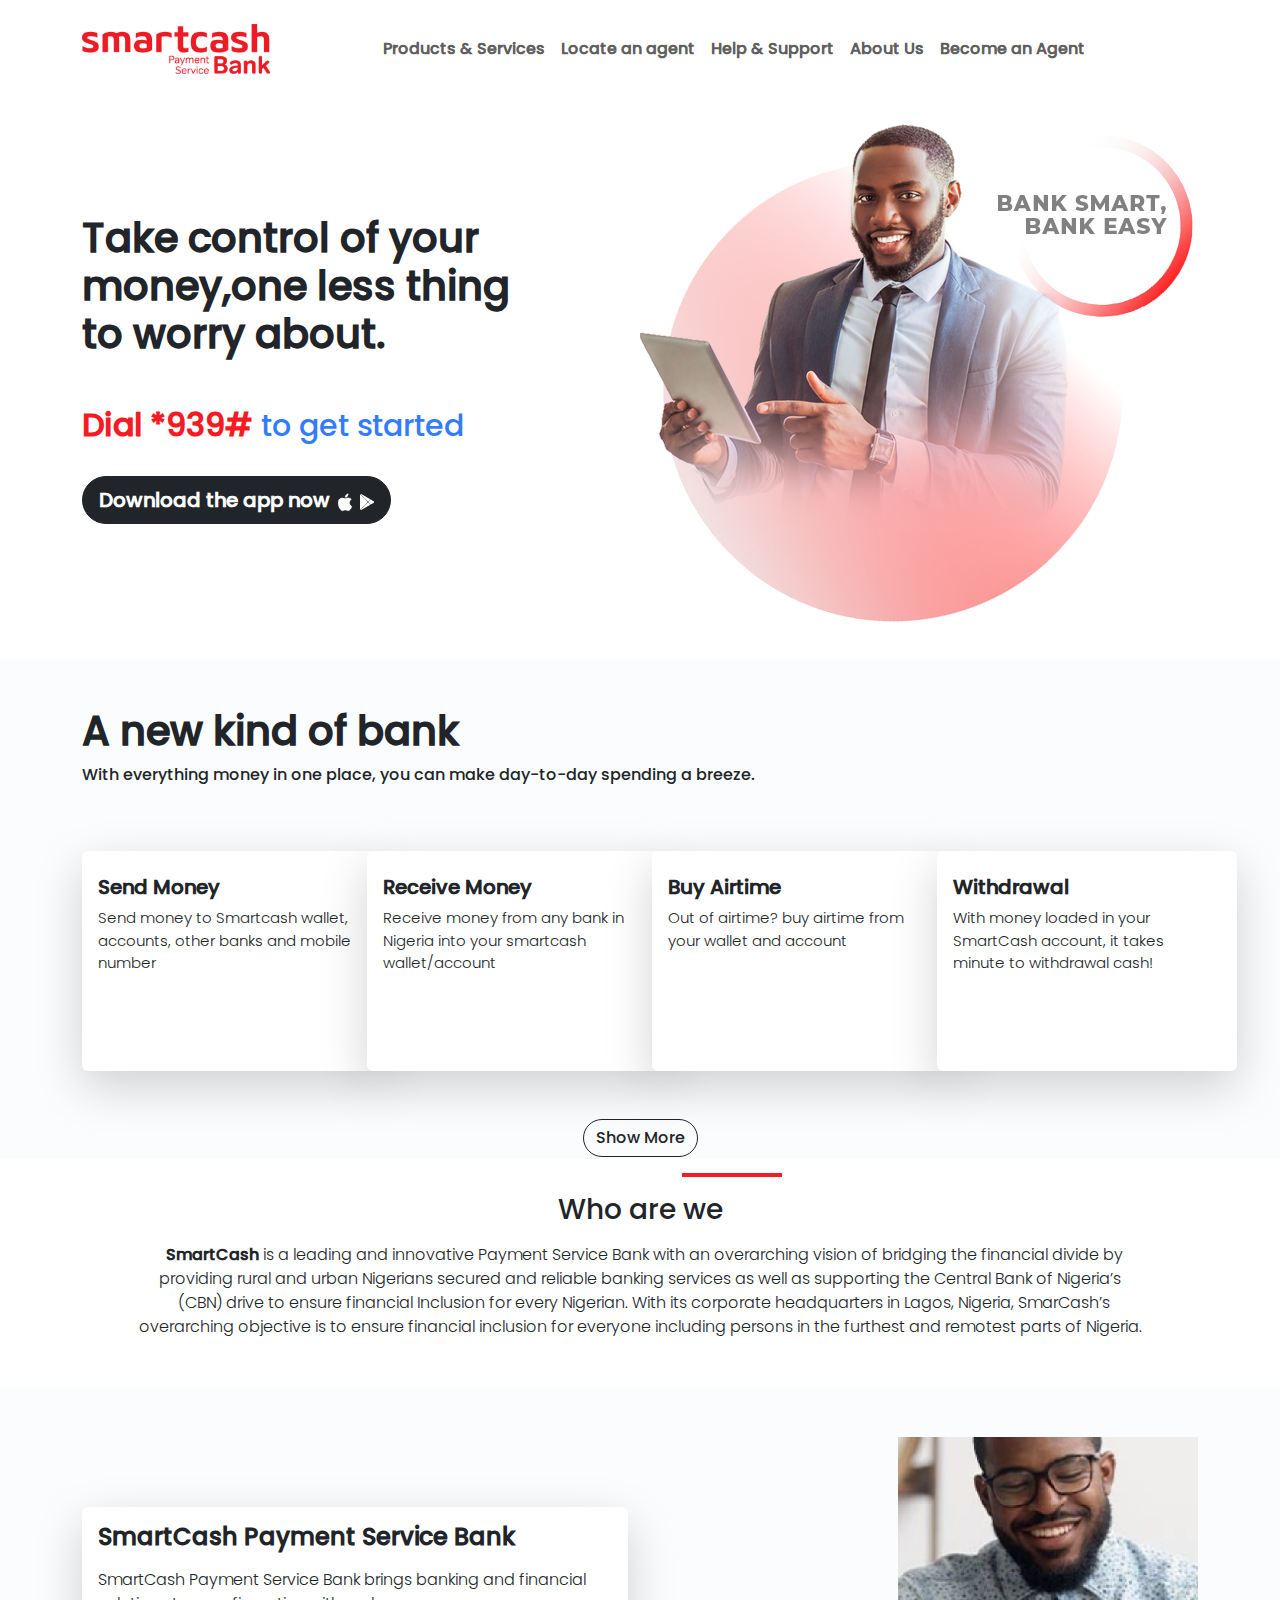
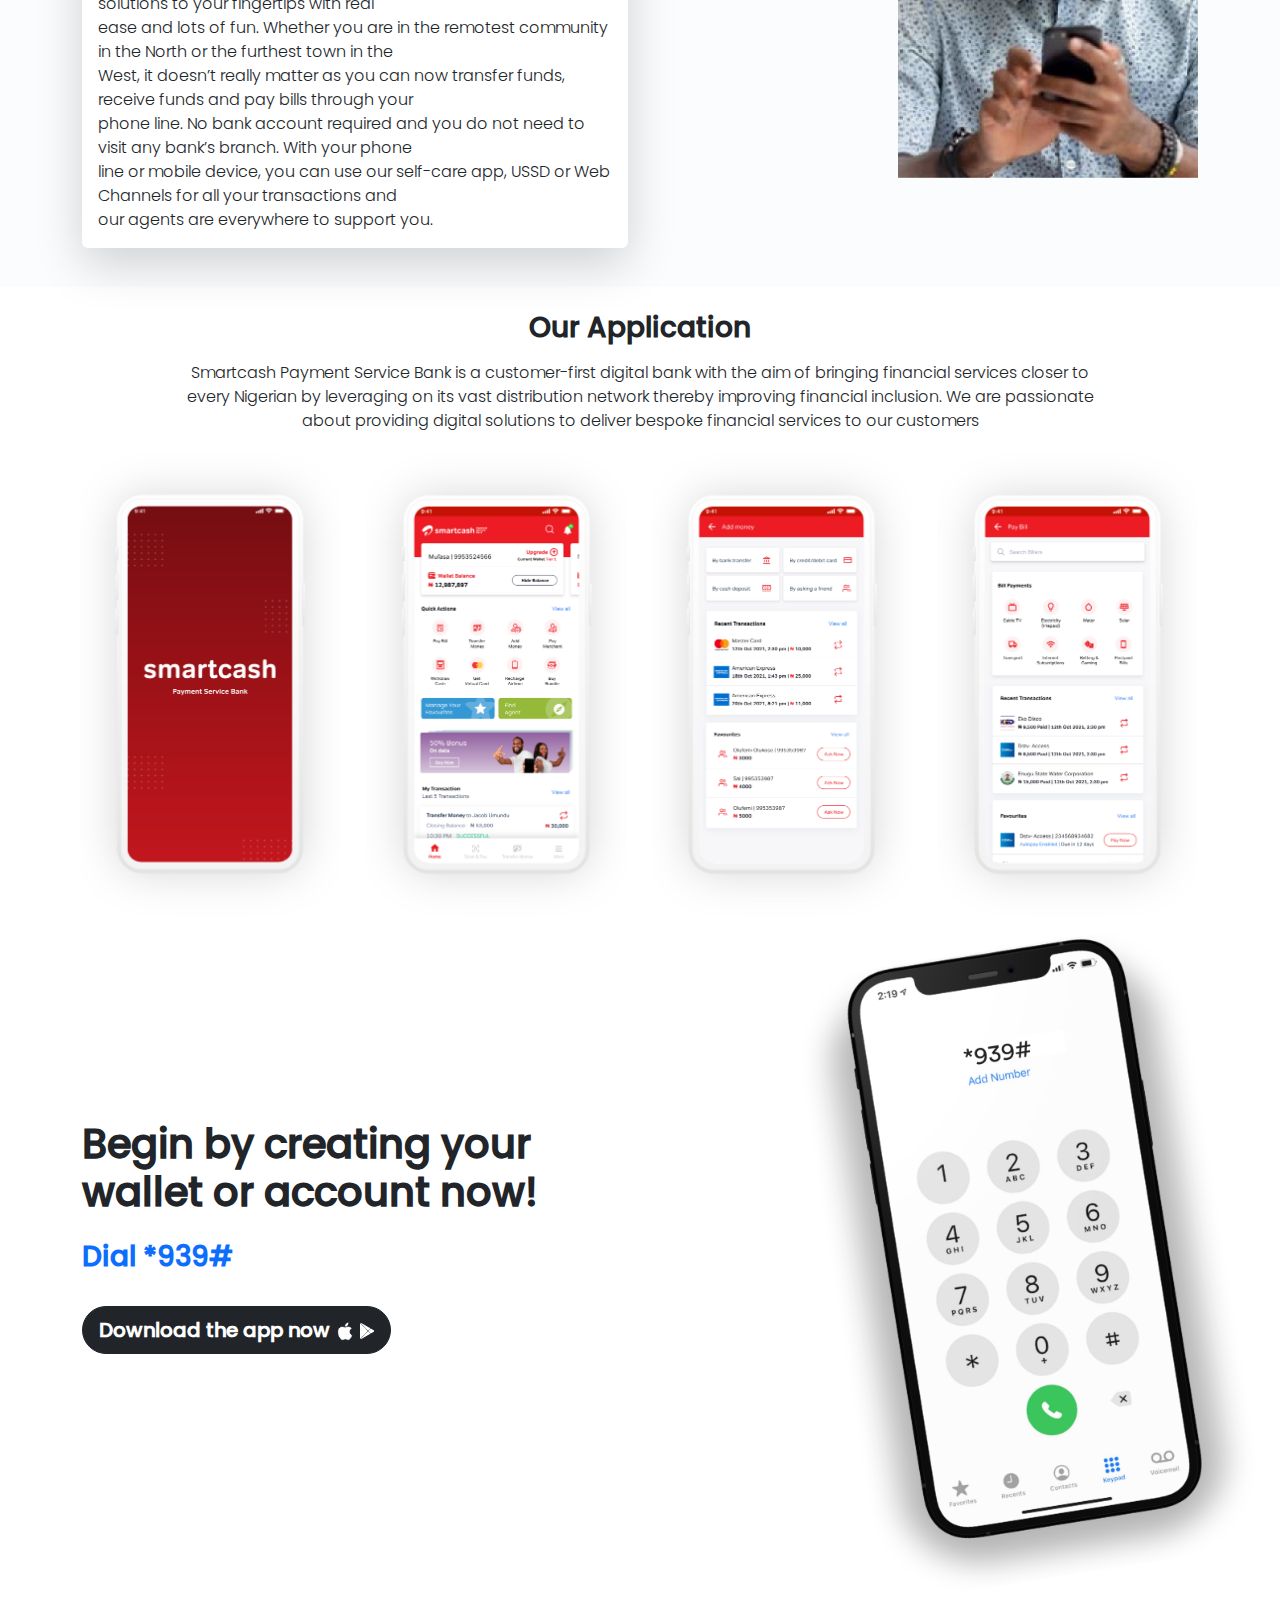
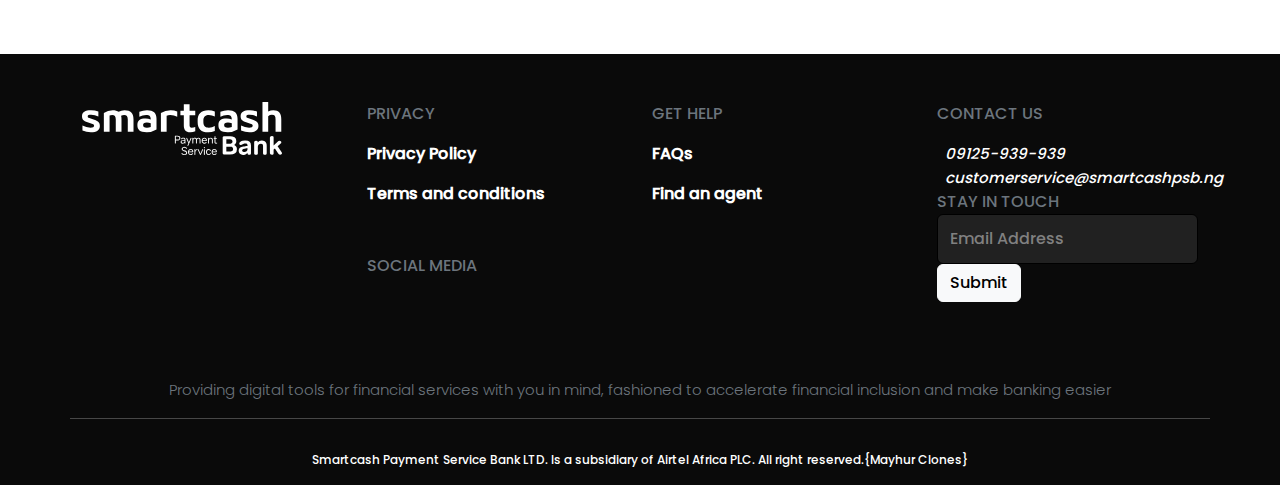
<file: index.html>
<!DOCTYPE html>
<html lang="en">
<head>
    <meta charset="UTF-8">
    <meta name="viewport" content="width=device-width, initial-scale=1.0">
    <title>SmartCash</title>
    <script src="https://cdn.jsdelivr.net/npm/bootstrap@5.3.1/dist/js/bootstrap.bundle.min.js" integrity="sha384-HwwvtgBNo3bZJJLYd8oVXjrBZt8cqVSpeBNS5n7C8IVInixGAoxmnlMuBnhbgrkm" crossorigin="anonymous"></script>
    <link href="https://cdn.jsdelivr.net/npm/bootstrap@5.3.1/dist/css/bootstrap.min.css" rel="stylesheet" >
    <link rel="stylesheet" href="/style.css">
    <link rel="stylesheet" href="https://cdnjs.cloudflare.com/ajax/libs/font-awesome/6.4.0/css/all.min.css" integrity="sha512-iecdLmaskl7CVkqkXNQ/ZH/XLlvWZOJyj7Yy7tcenmpD1ypASozpmT/E0iPtmFIB46ZmdtAc9eNBvH0H/ZpiBw==" crossorigin="anonymous" referrerpolicy="no-referrer" />x
    <link href="https://cdn.lineicons.com/4.0/lineicons.css" rel="stylesheet" />

<body>
    <nav class="navbar navbar-expand-sm fixed-top bg-white">
        <div class="container mt-3">
            <a class="nav-brand" href="#">
                <img src="/logo.png" style="height:50px"></img>     
            </a>
            <ul class="navbar-nav mx-auto">
                <li class="nav-item">
                    <a href="#" class="nav-link"><b>Products & Services</b></a>
                </li>
                <li class="nav-item">
                    <a class="nav-link"  href="#"><b>Locate an agent</b></a>
                </li>
                <li class="nav-item">
                    <a class="nav-link"  href="#"><b>Help & Support</b></a>
                </li>
                <li class="nav-item">
                    <a class="nav-link" href="#"><b>About Us </b></a>
                </li>
                <li class="nav-item">
                    <a class="nav-link"  href="#"><b>Become an Agent</b></a>
                </li>
            </ul>
        </div>
    </nav>

    <div class="container"style="margin-top:190px">
        <img class="img-fluid float-end" style="margin-top:-100px" src="/banner1.jpg">
        <h1>
            <b>
                Take control of your <br/>money,one less thing<br/>to worry about.
            </b>
        </h1>
        <h2 id="d"class="mt-5">
            <b>Dial *939# </b><span id="e">to get started</span>
        </h2>
        <button class="btn btn-lg btn-dark mt-4 rounded-pill">
            <b>Download the app now </b>
            <img src="/apple_icon.png"height="20px">
            <img src="/play-store.png"height="16px">
        </button> 
    </div>

    <div id="Background">
        <div class="container top-margin mb-5 pt-5">
            <h1><strong>A new kind of bank</strong></h1>
            <p>With everything money in one place, you can make day-to-day 
                spending a breeze.</p>
            <div class="row">
                <div class="col-md-3">
                    <div class="card border-0 mt-5 shadow-lg" style="width:300px;height:220px">
                        <div id="body"class="card-body" >
                            <h4 class="card-title">
                               <i class="fa-solid fa-square-arrow-up-right"></i>
                            </h4>
                            <h5 class="card-text"><b>Send Money </b></h5>
                            <p id="paragraph" class="card-text">Send money to
                                 Smartcash wallet,  <br/> accounts, other banks 
                                 and mobile<br/>number</p>
                        </div>                    
                    </div>
                </div>

                <div class="col-md-3">
                    <div class="card border-0 mt-5 shadow-lg" style="width:300px;height:220px">
                        <div id="body"class="card-body" >
                            <h4 class="card-title">
                                <i class="lni lni-inbox"id="a"></i>
                            </h4>
                            <h5 class="card-text"><b>Receive Money </b></h5>
                            <p id="paragraph" class="card-text">
                                Receive money from any bank in <br/> Nigeria into
                                 your smartcash  <br/>wallet/account</p>
                        </div>                
                    </div>
                </div>

                <div class="col-md-3">
                    <div class="card  border-0 mt-5 shadow-lg" style="width:300px;height:220px">
                        <div id="body"class="card-body" >
                            <h4 class="card-title">
                                <i class="fa-solid fa-mobile" style="font-size:40px"></i>
                            </h4>
                            <h5 class="card-text"><b>Buy Airtime </b></h5>
                            <p id="paragraph" class="card-text">
                                Out of airtime? buy airtime from  <br/> your wallet and account 
                        </div>                
                    </div>
                </div>

                <div class="col-md-3">
                    <div class="card border-0  shadow-lg mt-5" style="width:300px;height:220px">
                        <div id="body"class="card-body" >
                            <h4 class="card-title">
                                <i class="fa-solid fa-arrows-left-right"></i>
                            </h4>
                            <h5 class="card-text"><b>Withdrawal </b></h5>
                            <p id="paragraph" class="card-text">With money
                                 loaded in your  <br/> SmartCash account, it takes 
                                  <br/>minute to withdrawal cash! </p>
                        </div>     
                        
                        <div id="col"class="col-md-3 collapse">
                            <div class="card border-0  shadow-lg" style="width:300px;height:220px;margin-top:70px">
                                <div id="body"class="card-body">
                                    <h4 class="card-title">
                                        <i class="fa-solid fa-receipt"></i>
                                    </h4>
                                    <h5 class="card-text"><b>Pay Bills</b></h5>
                                    <p id="paragraph" class="card-text">No hassle!
                                         Make your bills payment <br/>with ease. Smartly schedule
                                          <br/>payments for your frequent or <br/>recurring bills</p>
                                </div>
                            </div>
                        </div>
                        </div>
                        </div>
                        </div>
                        </div>

<div class="container text-center">                        
    <button id="butto" class="btn rounded-pill btn-outline-dark " data-bs-toggle="collapse" data-bs-target="#col">
        Show More</button>
</div>

<div class="container">
    <h3 id="pose"class="mt-3 text-center"></h3>
    <h3 class="mt-3 text-center">Who are we</h3>
    <p id="mi"class="mt-3 fs-6 text-center">
        &nbsp;&nbsp;<b>SmartCash</b> is a leading and innovative Payment Service Bank with an 
        overarching vision of bridging the financial divide by <br/>providing rural and urban Nigerians 
        secured and reliable banking services as well as supporting the Central Bank of Nigeria’s
         <br/>&nbsp;&nbsp;(CBN) drive to ensure financial Inclusion for every Nigerian.
          With its corporate headquarters in Lagos, Nigeria, SmarCash’s <br/>overarching 
          objective is to ensure financial inclusion for everyone including persons in 
          the furthest and remotest parts of Nigeria.</p>

</div>
<div id="kha"class="container-fluid mt-5">
    <div class="container">
    <div class="row">
        <div class="col-md-6">
            <div id="cardd" class="card border-0 shadow-lg">
                <div class="card-body">
                    <h4 id="weight"class="card-text">SmartCash Payment Service Bank</h4>
                    <p id="ppp"class="card-text mt-3">SmartCash Payment Service Bank brings banking and 
                        financial solutions to your fingertips with real <br/>
                        ease and lots of fun. Whether you are in the remotest community in the North 
                        or the furthest town in the <br/>
                        West, it doesn’t really matter as you can now transfer funds, 
                        receive funds and pay bills through your <br/>
                        phone line. No bank account required and you do not need to 
                        visit any bank’s branch. With your phone <br/>
                        line or mobile device, you can use our self-care app, USSD
                         or Web Channels for all your transactions and <br/>
                        our agents are everywhere to support you. 
                    </p>
                </div>
            </div>
        </div>
        <div class="col-md-6">
            <img  id="tt"class="img-fluid float-end " src="/Man.png" >
        </div>
    </div>
</div>
</div>

<div class="container text-center">
    <h3 class="mt-4">Our Application</h3>
    <p id="kii"class="mt-3">Smartcash Payment Service Bank is a customer-first 
        digital bank with the aim of bringing financial services closer to <br/>
        every Nigerian by leveraging on its vast distribution network thereby improving 
        financial inclusion. We are passionate <br/>
        about providing digital solutions to deliver bespoke financial services to our customers
    </p>
</div>

<div id="kk" class="container">
    <div class="row">
      <div class="col-md-3">
        <img class="img-fluid" src="/mobile_1.png" height="500px">
      </div>
      <div class="col-md-3">
        <img class="img-fluid" src="/mobile_2.png" >
      </div>
      <div class="col-md-3">
        <img class="img-fluid" src="/mobile_3.png" >
      </div>
      <div class="col-md-3">
        <img class="img-fluid" src="/mobile_4.png">
      
      </div>
    </div>
  </div>

  <img src="/upside.png"class="img-fluid float-end" width="500px">
  <div id="kane1" class="container">
    <h1 ><b>Begin by creating your <br/>wallet or account now!</b></h1>
    <h4 id="kane" class="mt-4 fs-3 text-primary"><b>Dial *939#</b></h4>
    <button class="btn btn-lg btn-dark mt-4 rounded-pill"><b>Download the app now </b>
            <img src="/apple_icon.png"height="20px">
            <img src="/play-store.png"height="16px">
        </button> 
  </div>

  <!-- Footer -->
  <div id="kan"class="container-fluid">
    <div class="container">
        <div class="row">
            <div class="col-md-3 mt-5">
                <img src="/logo-white.svg"width="200px">
            </div>
            <div class="col-md-3 mt-5 ">
                <p class="text-secondary">PRIVACY</p>
                <p id="Ho"><b>Privacy Policy</b> </p>
                <p id="Ho"><b>Terms and conditions</b></p>
                <p class="text-secondary mt-5">SOCIAL MEDIA</p>
                <i class="fa-brands fa-facebook"></i>&nbsp;&nbsp;
                <i class="fa-brands fa-twitter"></i>&nbsp;&nbsp;
                <i class="fa-brands fa-instagram"></i>
            </div>
            <div class="col-md-3 mt-5">
                <p class="text-secondary">GET HELP</p>
                <p id="Ho"><b>FAQs</b> </p>
                <p id="Ho"><b>Find an agent</b></p>
            </div>
            <div class="col-md-3 mt-5">
                <p class="text-secondary">CONTACT US</p>
                <i id="sm"class="fa-solid fa-phone">
                    <a id="link" href="tel:09125-939-939">
                        &nbsp;&nbsp;09125-939-939</a></i><br/>
                <i id="sm" class="fa-solid fa-envelope"><a id="link"href="mailto:customerservice@smartcashpsb.ng">                    
                        &nbsp;&nbsp;customerservice@smartcashpsb.ng</a></i>&nbsp;&nbsp;
             <form>
              <label for="stayin" class="text-secondary">STAY IN TOUCH</label>
               <input id="input"type="email" name="Email"
                placeholder="Email Address" class="form-control text-secondary" style="height:50px">
                </form>
                <button class="btn btn-light">Submit</button>
   
            </div>
    <p id="fo" class="text-secondary pt-5 text-center">
        Providing digital tools for financial services with you in mind, 
        fashioned to accelerate financial inclusion and make banking easier</p>
    <hr>
    <p id="hr"class="text-white text-center mt-3">
        Smartcash Payment Service Bank LTD. Is a subsidiary of Airtel Africa PLC. All right reserved.{Mayhur Clones}</p>
  </div>

</body>
</html>
</file>
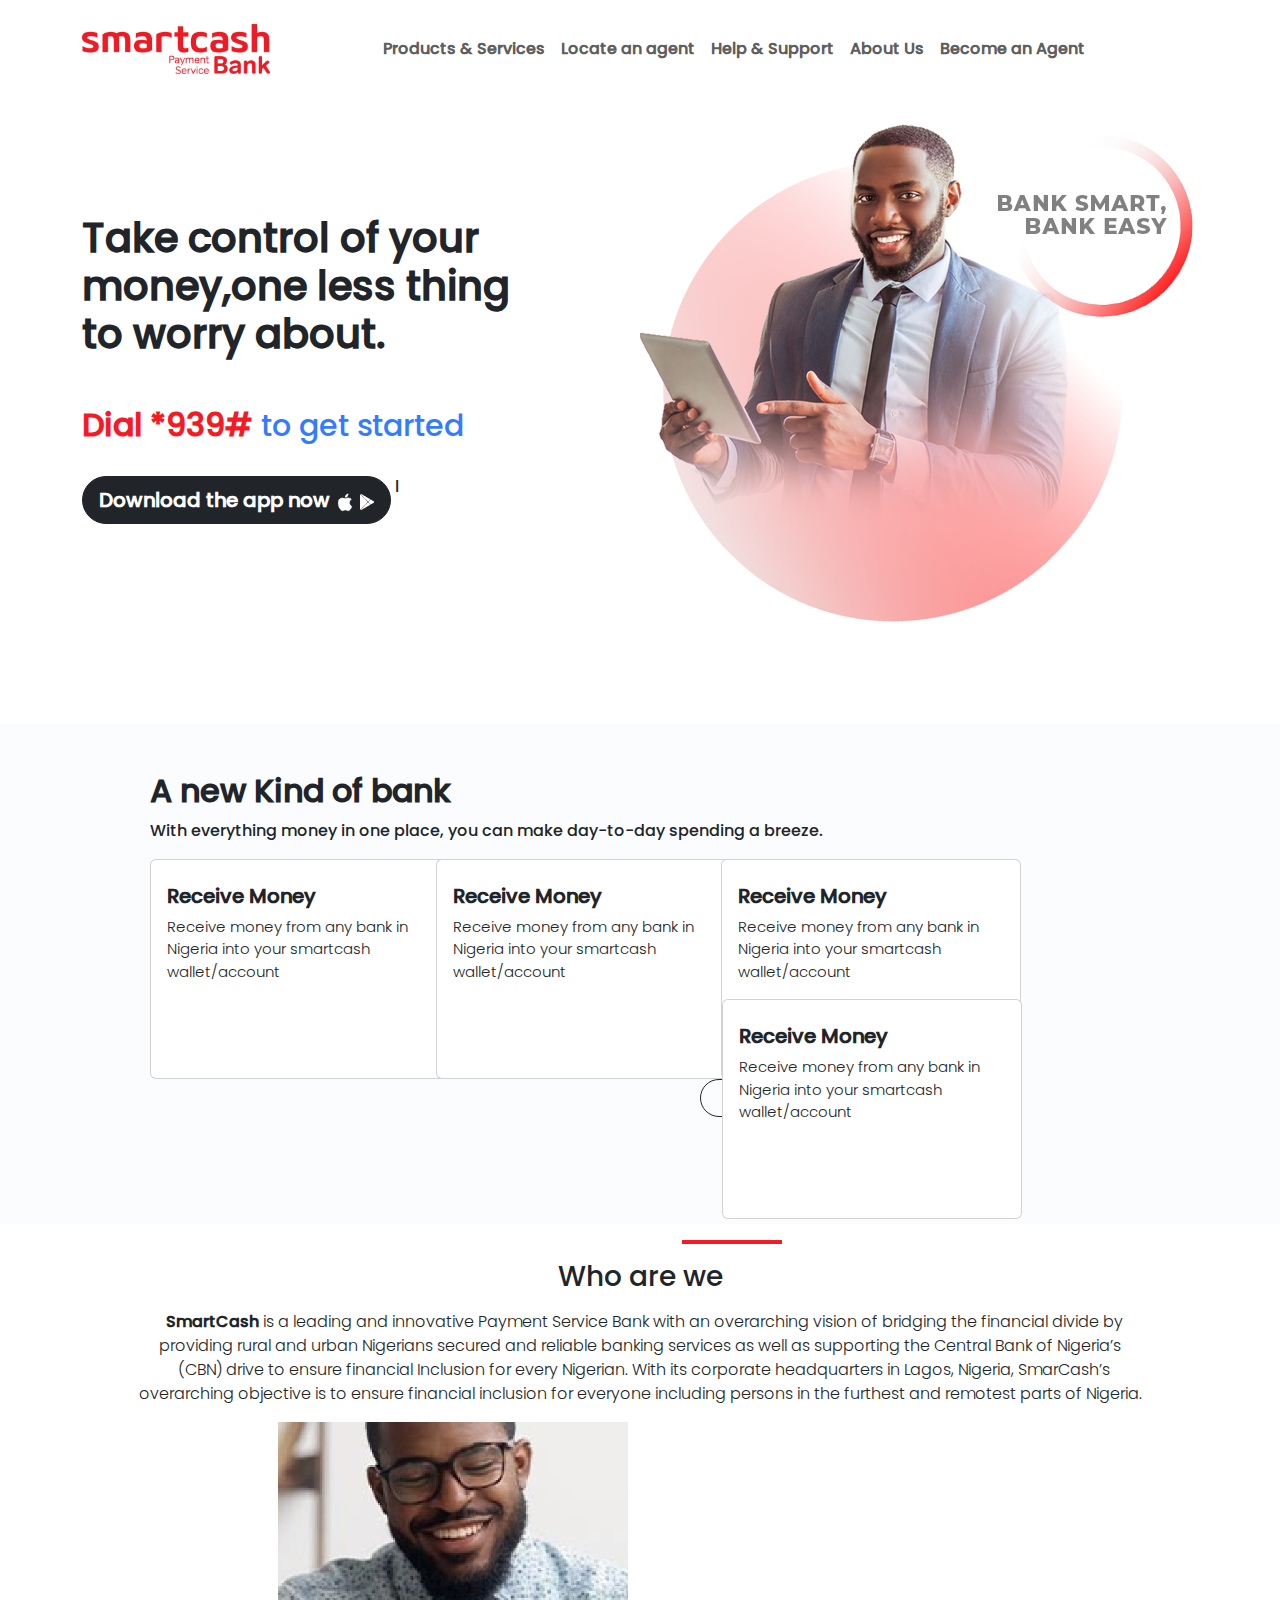
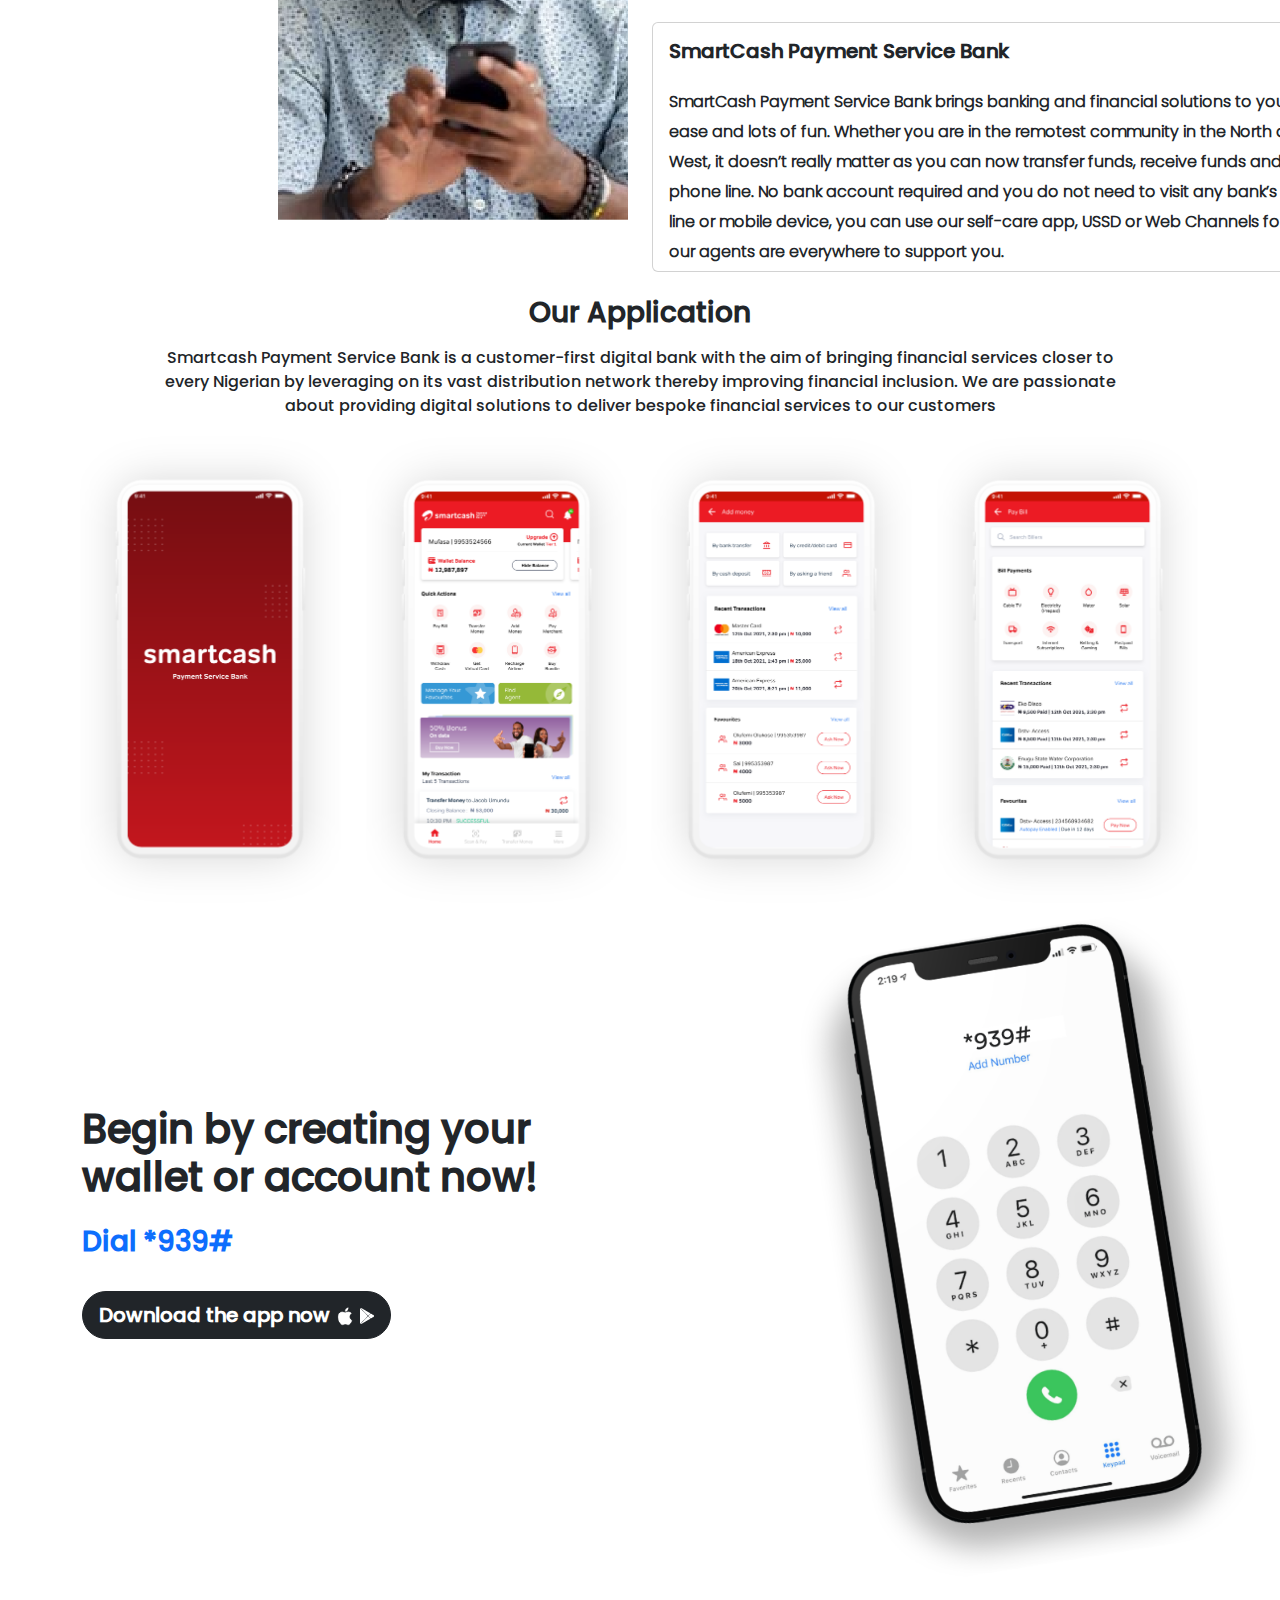
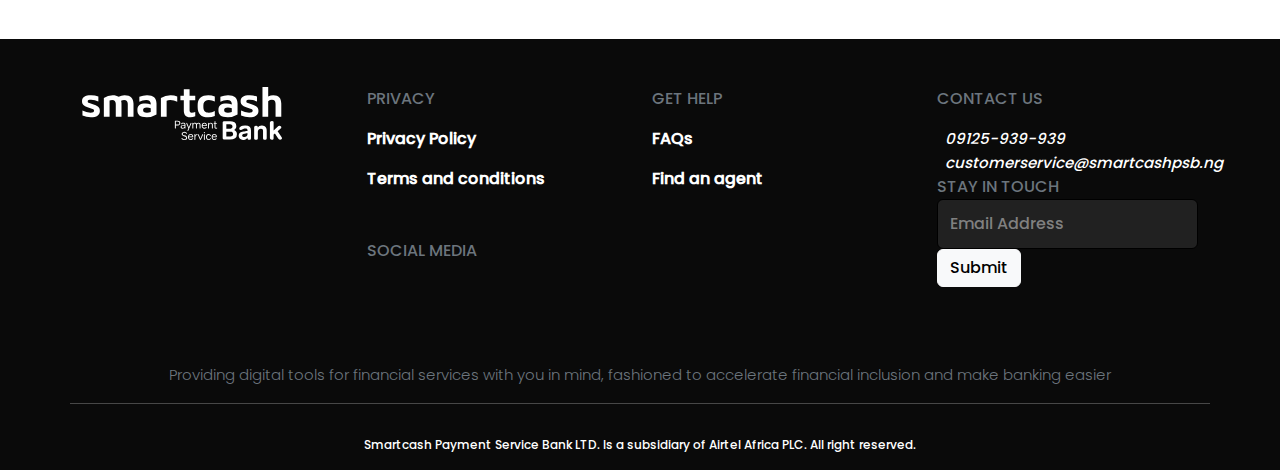
<file: Untitled-1.html>
<!DOCTYPE html>
<html lang="en">
<head>
    <meta charset="UTF-8">
    <meta name="viewport" content="width=device-width, initial-scale=1.0">
    <title>SmartCash</title>
    <script src="https://cdn.jsdelivr.net/npm/bootstrap@5.3.1/dist/js/bootstrap.bundle.min.js" integrity="sha384-HwwvtgBNo3bZJJLYd8oVXjrBZt8cqVSpeBNS5n7C8IVInixGAoxmnlMuBnhbgrkm" crossorigin="anonymous"></script>
    <link href="https://cdn.jsdelivr.net/npm/bootstrap@5.3.1/dist/css/bootstrap.min.css" rel="stylesheet" >
    <link rel="stylesheet" href="/style.css">
    <link rel="stylesheet" href="https://cdnjs.cloudflare.com/ajax/libs/font-awesome/6.4.0/css/all.min.css" integrity="sha512-iecdLmaskl7CVkqkXNQ/ZH/XLlvWZOJyj7Yy7tcenmpD1ypASozpmT/E0iPtmFIB46ZmdtAc9eNBvH0H/ZpiBw==" crossorigin="anonymous" referrerpolicy="no-referrer" />x
    <link href="https://cdn.lineicons.com/4.0/lineicons.css" rel="stylesheet" />

<body>
    <nav class="navbar navbar-expand-sm fixed-top bg-white">
        <div class="container mt-3">
        <a class="nav-brand" href="#">
        <img src="/logo.png" style="height:50px"></img>     
        </a>
        <ul class="navbar-nav mx-auto">
            <li class="nav-item">
                <a href="#" class="nav-link"><b>Products & Services</b></a>
            </li>
            <li class="nav-item">
                <a class="nav-link"  href="#"><b>Locate an agent</b></a>
            </li>
            <li class="nav-item">
                <a class="nav-link"  href="#"><b>Help & Support</b></a>
            </li>
            <li class="nav-item">
                <a class="nav-link" href="#"><b>About Us </b></a>
            </li>
            <li class="nav-item">
                <a class="nav-link"  href="#"><b>Become an Agent</b></a>
            </li>
        </ul>
    </div>
    </nav>

    <div  class="container"style="margin-top:190px">
        <img class="img-fluid float-end " style="margin-top:-100px"src="/banner1.jpg">
        <h1 ><b>Take control of your <br/>money,one less thing<br/>to worry about.</b></h1>
        <h2 id="d"class="mt-5"><b>Dial *939# </b><span id="e">to get started</span></h2>
        <button class="btn btn-lg btn-dark mt-4 rounded-pill"><b>Download the app now </b>
            <img src="/apple_icon.png"height="20px">
            <img src="/play-store.png"height="16px">
        </button> l
    </div>

    <div id="Background"class="container-fluid pt-5"style="margin-top:200px;padding-left:150px" >
        <h2><b>A new Kind of bank</b></h2>
        <p>With everything money in one place, you can make day-to-day spending a breeze.</p>
            <div class="row">
            <div class="col-md-3">
        <div class="card" style="width:300px;height:220px">
            <div id="body"class="card-body" >
                <h4 class="card-title">
                    <i class="lni lni-inbox"id="a"></i>
                </h4>
                <h5 class="card-text"><b>Receive Money </b></h5>
                <p id="paragraph" class="card-text">Receive money from any bank in <br/> Nigeria into your smartcash  <br/>wallet/account</p>
            </div>
    </div>
</div>
            <div class="col-md-3">
                <div class="card" style="width:300px;height:220px">
                    <div id="body" class="card-body">
                        <h4 class="card-title">
                            <i class="lni lni-inbox"id="a"></i>
                        </h4>   
                        <h5 class="card-text"><b>Receive Money </b></h5> 
                        <p id="paragraph" class="card-text">Receive money from any bank in <br/> Nigeria into your smartcash  <br/>wallet/account</p>
                    </div>
                </div>
            </div>
            <div class="col-md-3">
                <div class="card" style="width:300px;height:220px">
                    <div id="body" class="card-body">
                        <h4 class="card-title">
                            <i class="lni lni-inbox"id="a"></i>
                        </h4>   
                        <h5 class="card-text"><b>Receive Money </b></h5> 
                        <p id="paragraph" class="card-text">Receive money from any bank in <br/> Nigeria into your smartcash  <br/>wallet/account</p>
                    </div>
             
                 <div class="col-md-3">
                <div class="card" style="width:300px;height:220px">
                    <div id="body" class="card-body">
                        <h4 class="card-title">
                            <i class="lni lni-inbox"id="a"></i>
                        </h4>   
                        <h5 class="card-text"><b>Receive Money </b></h5> 
                        <p id="paragraph" class="card-text">Receive money from any bank in <br/> Nigeria into your smartcash  <br/>wallet/account</p>
                    </div>
                </div>
            </div>
            </div>
            </div>
        </div>

<!-- <ul class="ik">
    
    <li> 
         <div class="card " style="width:300px;margin-top:-220px;margin-left:350px;height:220px;">
        <div id="body"class="card-body" >
    <h4 class="card-title">
        <i class="lni lni-inbox"id="a"></i>
    </h4>
    <h5 class="card-text"><b>Receive Money </b></h5>
    <p id="paragraph" class="card-text">Receive money from any bank in <br/> Nigeria into your smartcash  <br/>wallet/account</p>
</li>

<li>  <div class="card " style="width:300px;margin-top:-220px;margin-left:700px;height:220px;">
    <div id="body"class="card-body" >
<h4 class="card-title">
    
    
    <i class="fa-solid fa-mobile" style="font-size:40px"></i>
</h4>
<h5 class="card-text"><b>Buy Airtime </b></h5>
<p id="paragraph" class="card-text">Receive money from any bank in <br/> Nigeria into your smartcash  <br/>wallet/account</p>
</li>

<li>  <div class="card " style="width:300px;margin-top:-220px;margin-left:1050px;height:220px;">
    <div id="body"class="card-body" >
<h4 class="card-title">
    <i class="fa-solid fa-arrows-left-right"></i>
</h4>
<h5 class="card-text"><b>Withdrawal </b></h5>
<p id="paragraph" class="card-text">With money loaded in your  <br/> SmartCash account, it takes  <br/>minute to withdrawal cash!</p>
</li>
    </ul> -->
<button class="rounded-pill btn btn-outline-dark"style="width:150px" id="g"><b>Show More</b></button>
</div>
<div class="container">
    <h3 id="pose"class="mt-3 text-center"></h3>
    <h3 class="mt-3 text-center">Who are we</h3>
    <p id="mi"class="mt-3 fs-6 text-center">&nbsp;&nbsp;<b>SmartCash</b> is a leading and innovative Payment Service Bank with an overarching vision of bridging the financial divide by <br/>providing rural and urban Nigerians secured and reliable banking services as well as supporting the Central Bank of Nigeria’s <br/>&nbsp;&nbsp;(CBN) drive to ensure financial Inclusion for every Nigerian. With its corporate headquarters in Lagos, Nigeria, SmarCash’s <br/>overarching objective is to ensure financial inclusion for everyone including persons in the furthest and remotest parts of Nigeria.</p>

</div>
<!-- <div id="oo" class="container">
    <img class="img-fluid float-end" style="margin-top:-100px;"  src="/Man.png"width="350px">
    <div class="card" style="margin-top:200px; margin-left:10px;width:900px;height:250px">
        <div class="card-body">
            <h5 class="card-title"><b>SmartCash Payment Service Bank</b></h5>
            <p id="p"class="mt-4">SmartCash Payment Service Bank brings banking and financial solutions to your fingertips with real <br/>ease and lots of fun. Whether you are in the remotest community in the North or the furthest town in the <br/>West, it doesn’t really matter as you can now transfer funds, receive funds and pay bills through your<br/>phone line. No bank account required and you do not need to visit any bank’s branch. With your phone <br/>line or mobile device, you can use our self-care app, USSD or Web Channels for all your transactions and <br/>our agents are everywhere to support you. </p>
        </div>
    </div>
   
</div> -->
<div class="container">
    <div class="row">
        <div class="col-md-6">
            <img class="img-fluid  float-end" src="/Man.png"width="350px">
        </div>
        <div class="col-md-6">
            <div class="card" style="margin-top:200px;width:900px;height:250px;">
        <div class="card-body">
            <h5 class="card-title"><b>SmartCash Payment Service Bank</b></h5>
            <p id="p"class="mt-4">SmartCash Payment Service Bank brings banking and financial solutions to your fingertips with real <br/>ease and lots of fun. Whether you are in the remotest community in the North or the furthest town in the <br/>West, it doesn’t really matter as you can now transfer funds, receive funds and pay bills through your<br/>phone line. No bank account required and you do not need to visit any bank’s branch. With your phone <br/>line or mobile device, you can use our self-care app, USSD or Web Channels for all your transactions and <br/>our agents are everywhere to support you. </p>

        </div>
            </div>
        </div>
    </div>

    <div class="container text-center">
        <h3 class="mt-4">Our Application</h3>
        <p class="mt-3">Smartcash Payment Service Bank is a customer-first digital bank with the aim of bringing financial services closer to <br/>
            every Nigerian by leveraging on its vast distribution network thereby improving financial inclusion. We are passionate <br/>
            about providing digital solutions to deliver bespoke financial services to our customers
        </p>
    </div>
</div>
<div id="kk" class="container">
    <div class="row">
      <div class="col-md-3">
        <img class="img-fluid" src="/mobile_1.png" height="500px">
      </div>
      <div class="col-md-3">
        <img class="img-fluid" src="/mobile_2.png" >
      </div>
      <div class="col-md-3">
        <img class="img-fluid" src="/mobile_3.png" >
      </div>
      <div class="col-md-3">
        <img class="img-fluid" src="/mobile_4.png">
      
      </div>
    </div>
  </div>
  <img src="/upside.png"class="img-fluid float-end" width="500px">
  <div id="kane1" class="container">
    <h1 ><b>Begin by creating your <br/>wallet or account now!</b></h1>
    <h4 id="kane" class="mt-4 fs-3 text-primary"><b>Dial *939#</b></h4>
    <button class="btn btn-lg btn-dark mt-4 rounded-pill"><b>Download the app now </b>
            <img src="/apple_icon.png"height="20px">
            <img src="/play-store.png"height="16px">
        </button> 
  </div>
  <!-- Footer -->
  <div id="kan"class="container-fluid">
    <div class="container">
        <div class="row">
            <div class="col-md-3 mt-5">
                <img src="/logo-white.svg"width="200px">
            </div>
            <div class="col-md-3 mt-5 ">
                <p class="text-secondary">PRIVACY</p>
                <p id="Ho"><b>Privacy Policy</b> </p>
                <p id="Ho"><b>Terms and conditions</b></p>
                <p class="text-secondary mt-5">SOCIAL MEDIA</p>
                <i class="fa-brands fa-facebook"></i>&nbsp;&nbsp;
                <i class="fa-brands fa-twitter"></i>&nbsp;&nbsp;
                <i class="fa-brands fa-instagram"></i>
            </div>
            <div class="col-md-3 mt-5">
                <p class="text-secondary">GET HELP</p>
                <p id="Ho"><b>FAQs</b> </p>
                <p id="Ho"><b>Find an agent</b></p>
            </div>
            <div class="col-md-3 mt-5">
                <p class="text-secondary">CONTACT US</p>
                <i id="sm"class="fa-solid fa-phone"><a id="link" href="tel:09125-939-939">&nbsp;&nbsp;09125-939-939</a></i><br/>
                <i id="sm" class="fa-solid fa-envelope"><a id="link"href="mailto:customerservice@smartcashpsb.ng">&nbsp;&nbsp;customerservice@smartcashpsb.ng</a></i>&nbsp;&nbsp;
                <form>
                        <label for="stayin" class="text-secondary">STAY IN TOUCH</label>
                        <input id="input"type="email" name="Email" placeholder="Email Address" class="form-control text-secondary" style="height:50px">
                </form>
                <button class="btn btn-light">Submit</button>
    </div>
    <p id="fo" class="text-secondary pt-5 text-center">Providing digital tools for financial services with you in mind, fashioned to accelerate financial inclusion and make banking easier</p>
    <hr>
    <p id="hr"class="text-white text-center mt-3">Smartcash Payment Service Bank LTD. Is a subsidiary of Airtel Africa PLC. All right reserved.</p>
  </div>
</body>
</html>
</file>
<file: style.css>
*{list-style:none;
    font-family:'Family'}
#d{color:#F51B25;}
#e{color:#337CFF;
font-size:30px}
nav ul li a:hover{color:#F51B25}
#g{font-family:Signika}
#Background ,#kha{
background:#FAFCFD;
height:500px}

#body:hover{color:white;
background:red;
border-color:white;}
i{font-size:25px}
@font-face {
    font-family: 'Family';
    src: url(/Poppins-Medium.ttf);
}
@font-face {
    font-family:'face';
    src: url(/Poppins-Light.ttf);
}
#paragraph{font-size:15px;
font-family:'face'}
#a{font-size:30px;
font-weight:bolder}
#g:hover{background:#EE3840;
border-color:#F51B25;}
 #g{margin-left:550px}
 #pose{border-top:solid #F51B25 4px;
    width:100px;
    margin-left:600px
}
#mi{font-family:'face'}
#oo{height:400px;
background:#FAFCFD;}
#p{font-family:'face';
line-height:30px}
#class{font-family:'face';
}
#kk{padding-left:10px}
#kane1{margin-top:200px}
#kan{background:#0A0A0A;
color:white;
margin-top:300px;}
#link{text-decoration:none;
color:white;}
#sm{font-size:15px}
#input{border-color:black;
background:#212121;
border-radius:none;}
#input::placeholder{color:grey}
#fo{font-family:'face';
font-size:15px}
#hr{font-size:12px;}
#Ho:hover{color:#F51B25;
cursor:pointer;}
#link:hover{color:#F51B25;
    cursor:pointer;}

.container-narrow{
    margin-top: 0px;
    margin-bottom: 0px;
    /*max-width: 1200px;*/
    margin-right: auto;
    margin-left: auto;
    background-color: transparent;
}

.top-margin{
    margin-top: 135px;
    text-decoration: none;
}
#cardd{max-width:100%;
margin-top:120px;
height:auto;}
#weight{font-weight:bolder;}
#ppp{font-family:'face'}
#tt{width:300px;
margin-top:50px
}
#kii{font-family:'face'}
.mt-4{font-weight:bolder}
#butto:hover{background:#F51B25;
border-color:#F51B25}
</file>
